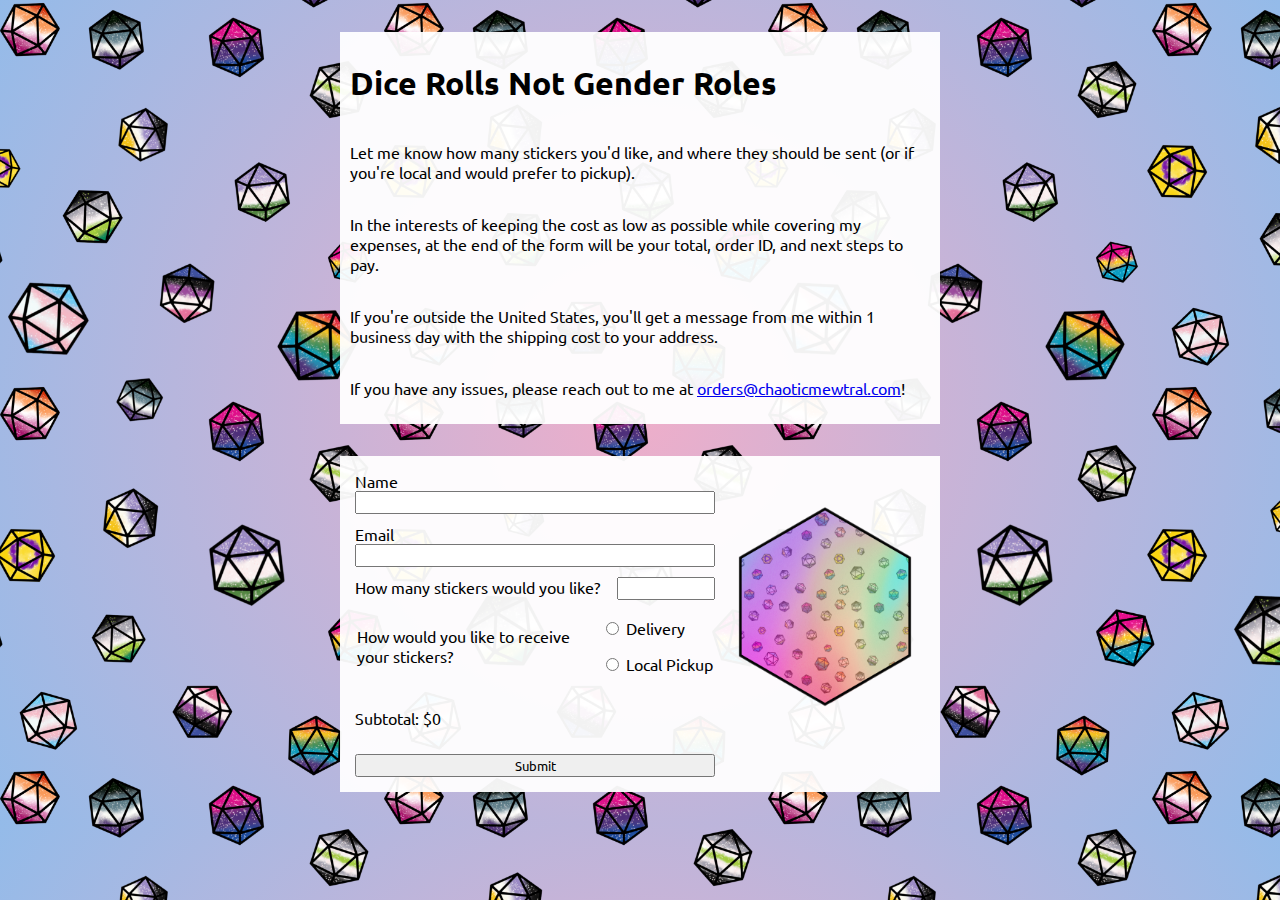
<file: index.html>
<!DOCTYPE html>
<html lang="en">
<head>
    <meta charset="UTF-8">
    <meta http-equiv="X-UA-Compatible" content="IE=edge">
    <meta name="viewport" content="width=device-width, initial-scale=1.0">
    <link rel="stylesheet" href="style.css">
    <link rel="stylesheet"
              href="https://fonts.googleapis.com/css?family=Ubuntu">
    <script src="script.js" defer></script>
    <title>Holographic Stickers</title>
</head>
<body>
    <div id="intro">
        <h1>Dice Rolls Not Gender Roles</h1>
        <p>Let me know how many stickers you'd like, and where they should be sent (or if you're local and would prefer to pickup).</p>
        <p>In the interests of keeping the cost as low as possible while covering my expenses, at the end of the form will be your total, order ID, and next steps to pay.</p>
        <p>If you're outside the United States, you'll get a message from me within 1 business day with the shipping cost to your address.</p>
        <p>If you have any issues, please reach out to me at <a href="mailto:orders@chaoticmewtral.com">orders@chaoticmewtral.com</a>!</p>
    </div>
    <form method="post" name="holo-order" data-netlify="true" action="./pages/confirm.html">
        <div class="form-field name">
            <label for="name">Name</label>
            <input type="text" name="name" id="name" required>
        </div>

        <div class="form-field email">
            <label for="email">Email</label>
            <input type="email" name="email" id="email" required>
        </div>
        
        <div class="form-field qty">
            <label for="quantity">How many stickers would you like?</label>
            <input type="number" name="quantity" id="quantity" max="20" min="0">
        </div>

        <legend class="receive" id="receive">
            <p>
                How would you like to receive your stickers?
            </p>
            
            <div class="delivery">
                <input type="radio" name="receive" id="delivery">
                <label for="delivery">Delivery</label>
            </div>
            
            <div class="pickup">
                <input type="radio" name="receive" id="pickup">
                <label for="pickup">Local Pickup</label>
            </div>
        </legend>
        </div>

        <div id="addy" class="form-field address">
            <label for="address">Address</label>
            <textarea name="address" id="address" cols="30" rows="10" required></textarea>
        </div>
        <div id="floating-total" class="sticker">
            <img src="./images/holo-hex.png" alt="holographic hexagon with pride dice">
        </div>
        <div id="total">
            <p>Subtotal: $<span id="subtotal">0</span></p>
        </div>

        <button type="submit">Submit</button>
    </form>
</body>
</html>
</file>
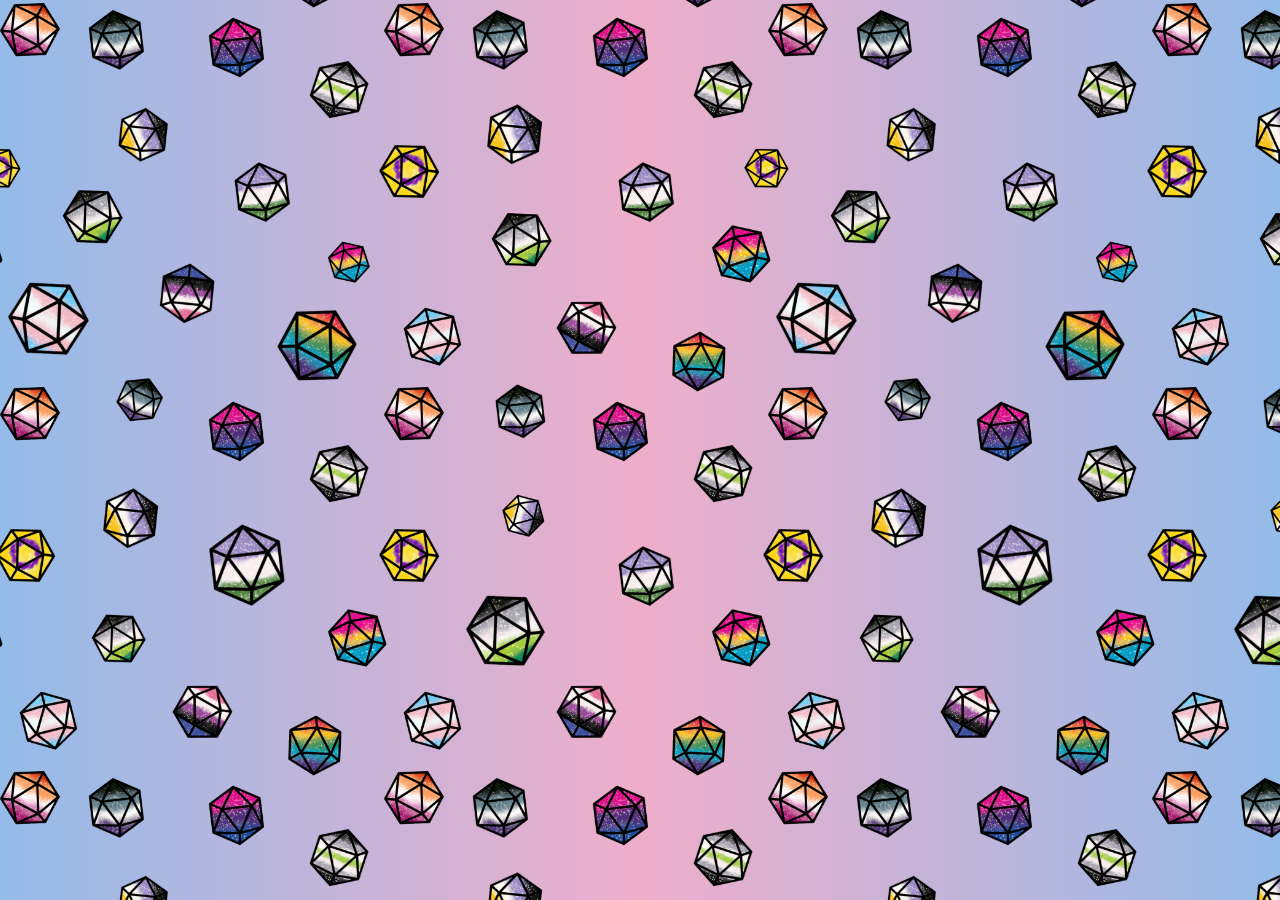
<file: pages/confirm.html>
<!DOCTYPE html>
<html lang="en">
<head>
    <meta charset="UTF-8">
    <meta http-equiv="X-UA-Compatible" content="IE=edge">
    <meta name="viewport" content="width=device-width, initial-scale=1.0">
    <link rel="stylesheet" href="../style.css">
    <script src="../script.js" defer></script>
    <title>Thank You</title>
</head>
<body>

</body>
</html>
</file>
<file: style.css>
* {
    font-family: Ubuntu, sans-serif;
    box-sizing: border-box;
}
body {
    background: rgb(238,174,202);
    background: repeat top/60% url("./images/pride-dice.png"), radial-gradient(circle, rgba(238,174,202,1) 0%, rgba(148,187,233,1) 100%); 
}

#intro {
    background-color: rgba(255, 255, 255, .95);
    margin: 2em auto;
    display: grid;
    justify-content: center;
    max-width: 600px;
    padding: 10px;
}

form {
    background-color: rgba(255, 255, 255, .95);
    margin: 2em auto;
    display: grid;
    max-width: 600px;
    padding: 15px;
    gap: 10px;
    grid-template-areas:
    'name sticker'
    'email sticker'
    'qty sticker'
    'receive sticker'
    'address sticker';
    position: relative;
}

.name {
    grid-area: name;
}

.email {
    grid-area: email;
}

.qty {
    grid-area: qty;
    grid-template-columns: auto auto;
}

.sticker {
    grid-area: sticker;
    display: grid;
    position: relative;
    width: 200px;
    align-items: center;
    justify-content: center;
}

.sticker p {
    position: absolute;
    left: 0;
    right: 0;
    top: 20%;
    left: 50%;
}

.address {
    grid-area: address;
}

#receive {
    grid-area: receive;
    display: grid;
    align-items: center;
    grid-template-areas: 
        'p delivery'
        'p pickup';
}

#receive.delivery {
    grid-area: delivery;
}

#receive p {
    grid-area: p;
}

#receive.pickup {
    grid-area: pickup;
}

.form-field {
    display: grid;
}

#addy {
    display: none;
}

img {
    width: 100%;
    height: auto;
}
</file>
